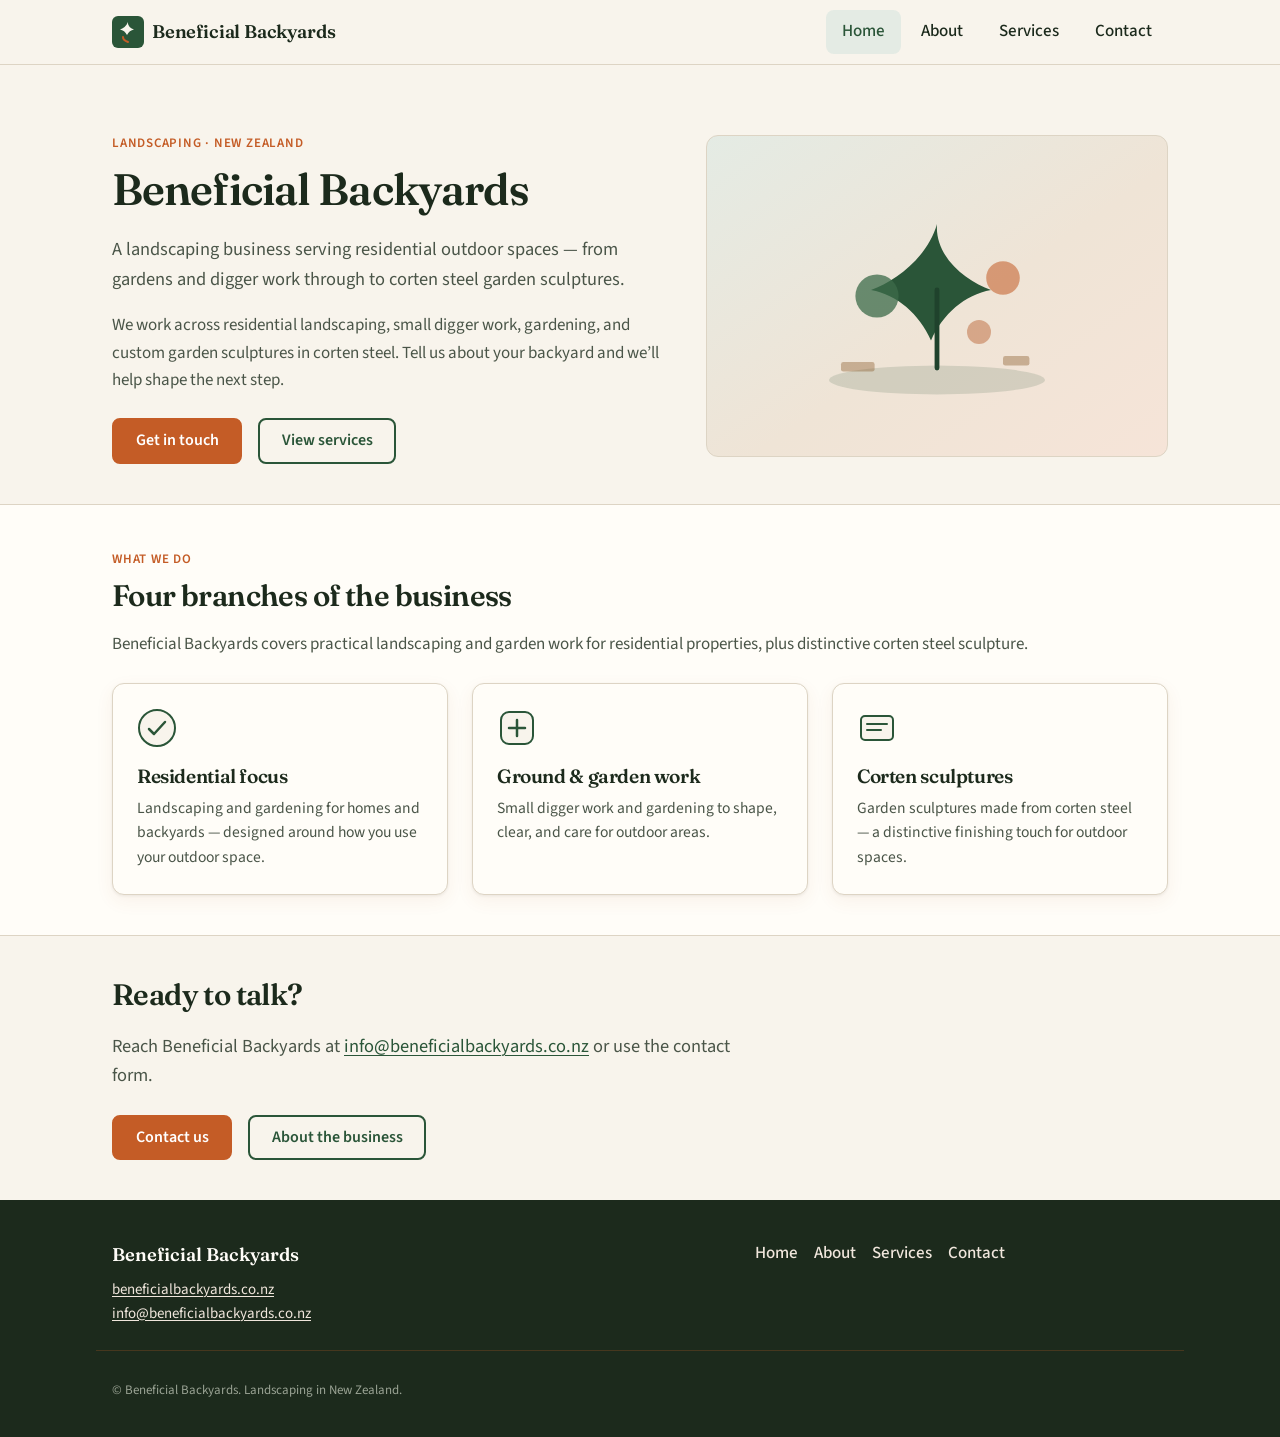
<file: index.html>
<!DOCTYPE html>
<html lang="en-NZ">
<head>
  <meta charset="utf-8">
  <meta name="viewport" content="width=device-width, initial-scale=1">
  <meta name="description" content="Beneficial Backyards — New Zealand landscaping: residential landscaping, small digger work, gardening, and corten steel garden sculptures.">
  <title>Beneficial Backyards | Home</title>
  <link rel="icon" href="favicon.svg" type="image/svg+xml">
  <link rel="preconnect" href="https://fonts.googleapis.com">
  <link rel="preconnect" href="https://fonts.gstatic.com" crossorigin>
  <link href="https://fonts.googleapis.com/css2?family=Fraunces:opsz,wght@9..144,600&family=Source+Sans+3:wght@400;500;600&display=swap" rel="stylesheet">
  <link rel="stylesheet" href="css/styles.css">
</head>
<body>
  <a class="skip-link" href="#main">Skip to content</a>

  <header class="site-header">
    <div class="header-inner">
      <a class="logo" href="index.html">
        <svg class="logo-mark" viewBox="0 0 32 32" aria-hidden="true" focusable="false">
          <rect width="32" height="32" rx="6" fill="#2a5538"/>
          <path fill="#f8f4ec" d="M16 6c-1.5 4-5 6.5-8 7.5 3 .5 5.5 2.5 7 5.5 1.5-3 4-5 7-5.5C19 12.5 15.5 10 16 6z"/>
          <path fill="#c45c26" d="M16 19v7"/>
          <path fill="none" stroke="#c45c26" stroke-width="2" stroke-linecap="round" d="M16 26c-3-1-5-3-5-5"/>
        </svg>
        Beneficial Backyards
      </a>
      <button class="nav-toggle" type="button" aria-expanded="false" aria-controls="site-nav" aria-label="Open menu">
        <span class="nav-toggle-icon" aria-hidden="true"></span>
      </button>
      <nav class="site-nav" id="site-nav" aria-label="Primary">
        <ul>
          <li><a href="index.html" aria-current="page">Home</a></li>
          <li><a href="about.html">About</a></li>
          <li><a href="services.html">Services</a></li>
          <li><a href="contact.html">Contact</a></li>
        </ul>
      </nav>
    </div>
  </header>

  <main id="main">
    <section class="hero">
      <div class="container hero-grid">
        <div>
          <p class="section-label">Landscaping · New Zealand</p>
          <h1>Beneficial Backyards</h1>
          <p class="lead">
            A landscaping business serving residential outdoor spaces — from gardens and digger work through to corten steel garden sculptures.
          </p>
          <p class="text-muted" style="margin-top: 1rem; max-width: 40rem;">
            We work across residential landscaping, small digger work, gardening, and custom garden sculptures in corten steel. Tell us about your backyard and we’ll help shape the next step.
          </p>
          <div class="btn-row">
            <a class="btn btn-primary" href="contact.html">Get in touch</a>
            <a class="btn btn-secondary" href="services.html">View services</a>
          </div>
        </div>
        <div class="hero-visual" aria-hidden="true">
          <svg viewBox="0 0 240 200" xmlns="http://www.w3.org/2000/svg" role="presentation">
            <ellipse cx="120" cy="170" rx="90" ry="12" fill="#2a5538" opacity="0.15"/>
            <path d="M120 40c-8 28-35 48-55 55 22 4 40 20 50 42 10-22 28-38 50-42-20-7-47-27-45-55z" fill="#2a5538"/>
            <path d="M120 95v65" stroke="#1f422c" stroke-width="4" stroke-linecap="round"/>
            <circle cx="70" cy="100" r="18" fill="#3d6b4a" opacity="0.75"/>
            <circle cx="175" cy="85" r="14" fill="#c45c26" opacity="0.55"/>
            <circle cx="155" cy="130" r="10" fill="#b65c2a" opacity="0.45"/>
            <rect x="40" y="155" width="28" height="8" rx="2" fill="#8a5a2b" opacity="0.4"/>
            <rect x="175" y="150" width="22" height="8" rx="2" fill="#8a5a2b" opacity="0.4"/>
          </svg>
        </div>
      </div>
    </section>

    <section class="section section--alt" aria-labelledby="highlights-heading">
      <div class="container">
        <p class="section-label">What we do</p>
        <h2 id="highlights-heading">Four branches of the business</h2>
        <p class="text-muted">
          Beneficial Backyards covers practical landscaping and garden work for residential properties, plus distinctive corten steel sculpture.
        </p>
        <div class="card-grid card-grid--3">
          <article class="card">
            <svg class="card-icon" viewBox="0 0 40 40" aria-hidden="true" focusable="false">
              <circle cx="20" cy="20" r="18" fill="#f8f4ec" stroke="#2a5538" stroke-width="2"/>
              <path d="M12 21l5 5 11-12" fill="none" stroke="#2a5538" stroke-width="2.5" stroke-linecap="round" stroke-linejoin="round"/>
            </svg>
            <h3>Residential focus</h3>
            <p>Landscaping and gardening for homes and backyards — designed around how you use your outdoor space.</p>
          </article>
          <article class="card">
            <svg class="card-icon" viewBox="0 0 40 40" aria-hidden="true" focusable="false">
              <rect x="4" y="4" width="32" height="32" rx="8" fill="#f8f4ec" stroke="#2a5538" stroke-width="2"/>
              <path d="M20 12v16M12 20h16" stroke="#2a5538" stroke-width="2.5" stroke-linecap="round"/>
            </svg>
            <h3>Ground &amp; garden work</h3>
            <p>Small digger work and gardening to shape, clear, and care for outdoor areas.</p>
          </article>
          <article class="card">
            <svg class="card-icon" viewBox="0 0 40 40" aria-hidden="true" focusable="false">
              <rect x="4" y="8" width="32" height="24" rx="4" fill="#f8f4ec" stroke="#2a5538" stroke-width="2"/>
              <path d="M10 16h20M10 22h14" stroke="#2a5538" stroke-width="2" stroke-linecap="round"/>
            </svg>
            <h3>Corten sculptures</h3>
            <p>Garden sculptures made from corten steel — a distinctive finishing touch for outdoor spaces.</p>
          </article>
        </div>
      </div>
    </section>

    <section class="section" aria-labelledby="cta-heading">
      <div class="container">
        <h2 id="cta-heading">Ready to talk?</h2>
        <p class="lead">
          Reach Beneficial Backyards at
          <a href="mailto:info@beneficialbackyards.co.nz">info@beneficialbackyards.co.nz</a>
          or use the contact form.
        </p>
        <div class="btn-row">
          <a class="btn btn-primary" href="contact.html">Contact us</a>
          <a class="btn btn-secondary" href="about.html">About the business</a>
        </div>
      </div>
    </section>
  </main>

  <footer class="site-footer">
    <div class="footer-inner">
      <div>
        <p class="footer-brand">Beneficial Backyards</p>
        <p class="footer-meta">
          <a href="https://beneficialbackyards.co.nz">beneficialbackyards.co.nz</a><br>
          <a href="mailto:info@beneficialbackyards.co.nz">info@beneficialbackyards.co.nz</a>
        </p>
      </div>
      <nav aria-label="Footer">
        <ul class="footer-nav">
          <li><a href="index.html">Home</a></li>
          <li><a href="about.html">About</a></li>
          <li><a href="services.html">Services</a></li>
          <li><a href="contact.html">Contact</a></li>
        </ul>
      </nav>
    </div>
    <div class="footer-bottom">
      <p>&copy; Beneficial Backyards. Landscaping in New Zealand.</p>
    </div>
  </footer>

  <script src="js/main.js" defer></script>
</body>
</html>
</file>
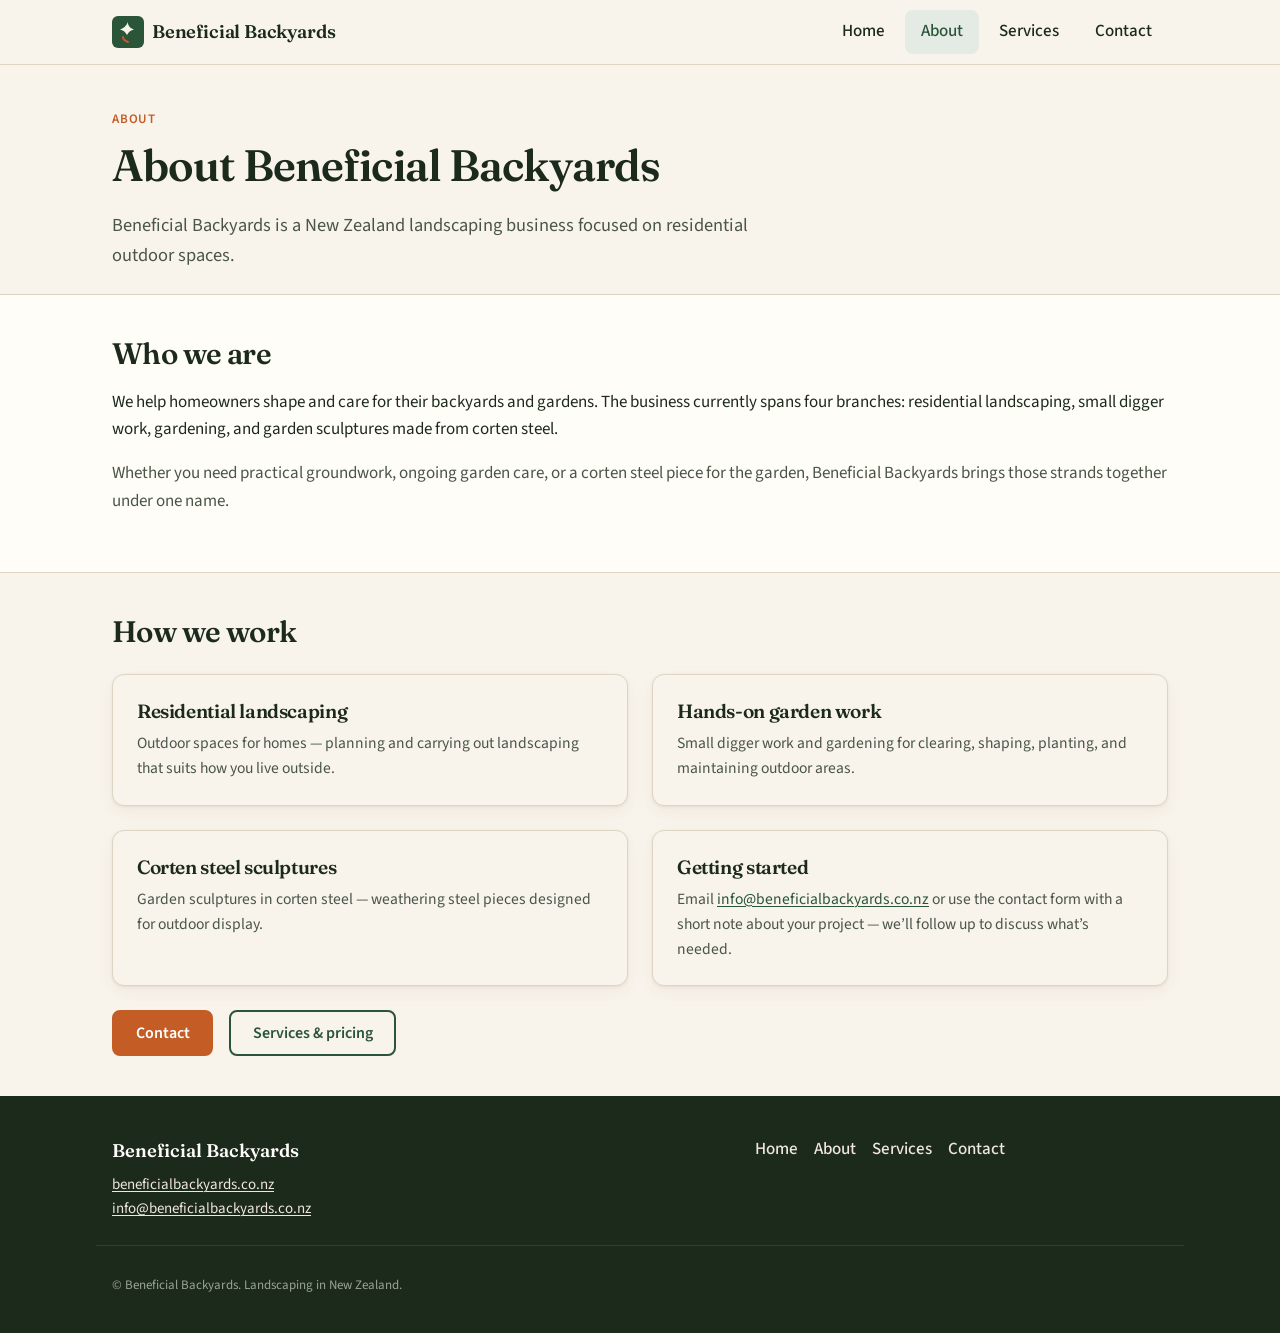
<file: about.html>
<!DOCTYPE html>
<html lang="en-NZ">
<head>
  <meta charset="utf-8">
  <meta name="viewport" content="width=device-width, initial-scale=1">
  <meta name="description" content="About Beneficial Backyards — a New Zealand landscaping business offering residential landscaping, small digger work, gardening, and corten steel garden sculptures.">
  <title>About | Beneficial Backyards</title>
  <link rel="icon" href="favicon.svg" type="image/svg+xml">
  <link rel="preconnect" href="https://fonts.googleapis.com">
  <link rel="preconnect" href="https://fonts.gstatic.com" crossorigin>
  <link href="https://fonts.googleapis.com/css2?family=Fraunces:opsz,wght@9..144,600&family=Source+Sans+3:wght@400;500;600&display=swap" rel="stylesheet">
  <link rel="stylesheet" href="css/styles.css">
</head>
<body>
  <a class="skip-link" href="#main">Skip to content</a>

  <header class="site-header">
    <div class="header-inner">
      <a class="logo" href="index.html">
        <svg class="logo-mark" viewBox="0 0 32 32" aria-hidden="true" focusable="false">
          <rect width="32" height="32" rx="6" fill="#2a5538"/>
          <path fill="#f8f4ec" d="M16 6c-1.5 4-5 6.5-8 7.5 3 .5 5.5 2.5 7 5.5 1.5-3 4-5 7-5.5C19 12.5 15.5 10 16 6z"/>
          <path fill="#c45c26" d="M16 19v7"/>
          <path fill="none" stroke="#c45c26" stroke-width="2" stroke-linecap="round" d="M16 26c-3-1-5-3-5-5"/>
        </svg>
        Beneficial Backyards
      </a>
      <button class="nav-toggle" type="button" aria-expanded="false" aria-controls="site-nav" aria-label="Open menu">
        <span class="nav-toggle-icon" aria-hidden="true"></span>
      </button>
      <nav class="site-nav" id="site-nav" aria-label="Primary">
        <ul>
          <li><a href="index.html">Home</a></li>
          <li><a href="about.html" aria-current="page">About</a></li>
          <li><a href="services.html">Services</a></li>
          <li><a href="contact.html">Contact</a></li>
        </ul>
      </nav>
    </div>
  </header>

  <main id="main">
    <div class="page-intro">
      <div class="container">
        <p class="section-label">About</p>
        <h1>About Beneficial Backyards</h1>
        <p class="lead">
          Beneficial Backyards is a New Zealand landscaping business focused on residential outdoor spaces.
        </p>
      </div>
    </div>

    <section class="section section--alt" aria-labelledby="story-heading">
      <div class="container">
        <h2 id="story-heading">Who we are</h2>
        <p>
          We help homeowners shape and care for their backyards and gardens. The business currently spans four branches:
          residential landscaping, small digger work, gardening, and garden sculptures made from corten steel.
        </p>
        <p class="text-muted">
          Whether you need practical groundwork, ongoing garden care, or a corten steel piece for the garden,
          Beneficial Backyards brings those strands together under one name.
        </p>
      </div>
    </section>

    <section class="section" aria-labelledby="approach-heading">
      <div class="container">
        <h2 id="approach-heading">How we work</h2>
        <div class="card-grid">
          <article class="card card--alt">
            <h3>Residential landscaping</h3>
            <p>
              Outdoor spaces for homes — planning and carrying out landscaping that suits how you live outside.
            </p>
          </article>
          <article class="card card--alt">
            <h3>Hands-on garden work</h3>
            <p>
              Small digger work and gardening for clearing, shaping, planting, and maintaining outdoor areas.
            </p>
          </article>
          <article class="card card--alt">
            <h3>Corten steel sculptures</h3>
            <p>
              Garden sculptures in corten steel — weathering steel pieces designed for outdoor display.
            </p>
          </article>
          <article class="card card--alt">
            <h3>Getting started</h3>
            <p>
              Email
              <a href="mailto:info@beneficialbackyards.co.nz">info@beneficialbackyards.co.nz</a>
              or use the contact form with a short note about your project — we’ll follow up to discuss what’s needed.
            </p>
          </article>
        </div>
        <div class="btn-row">
          <a class="btn btn-primary" href="contact.html">Contact</a>
          <a class="btn btn-secondary" href="services.html">Services &amp; pricing</a>
        </div>
      </div>
    </section>
  </main>

  <footer class="site-footer">
    <div class="footer-inner">
      <div>
        <p class="footer-brand">Beneficial Backyards</p>
        <p class="footer-meta">
          <a href="https://beneficialbackyards.co.nz">beneficialbackyards.co.nz</a><br>
          <a href="mailto:info@beneficialbackyards.co.nz">info@beneficialbackyards.co.nz</a>
        </p>
      </div>
      <nav aria-label="Footer">
        <ul class="footer-nav">
          <li><a href="index.html">Home</a></li>
          <li><a href="about.html">About</a></li>
          <li><a href="services.html">Services</a></li>
          <li><a href="contact.html">Contact</a></li>
        </ul>
      </nav>
    </div>
    <div class="footer-bottom">
      <p>&copy; Beneficial Backyards. Landscaping in New Zealand.</p>
    </div>
  </footer>

  <script src="js/main.js" defer></script>
</body>
</html>
</file>
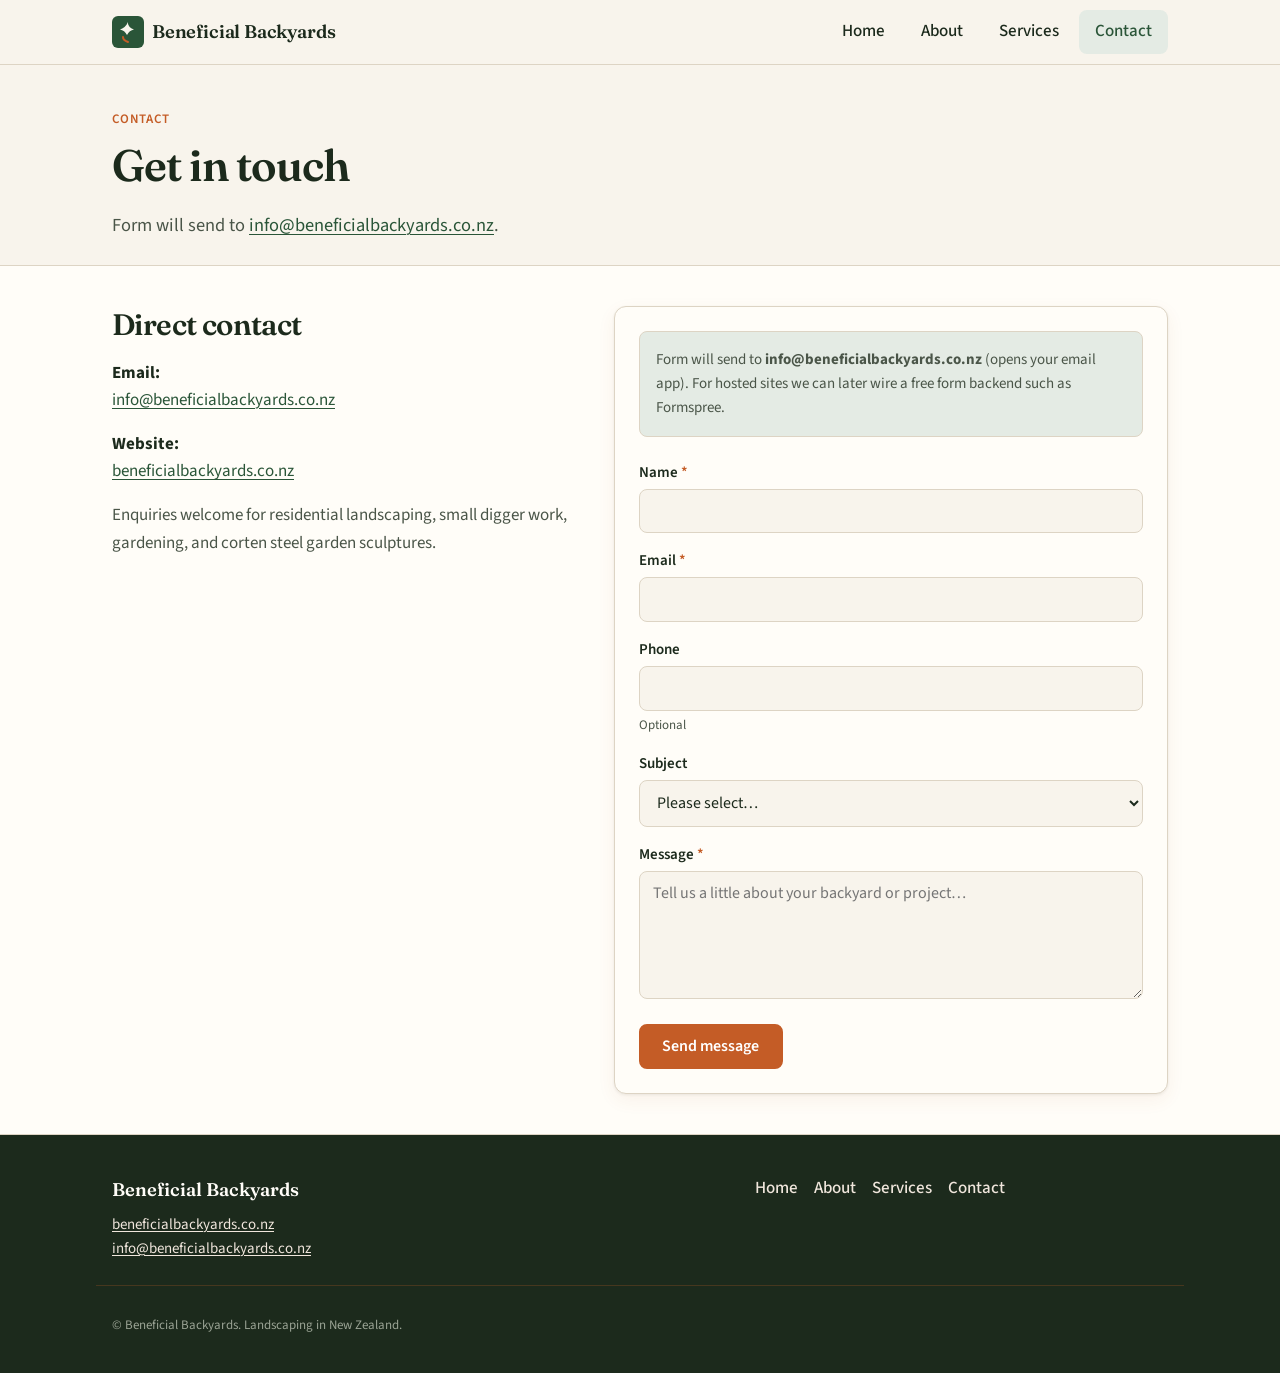
<file: contact.html>
<!DOCTYPE html>
<html lang="en-NZ">
<head>
  <meta charset="utf-8">
  <meta name="viewport" content="width=device-width, initial-scale=1">
  <meta name="description" content="Contact Beneficial Backyards — landscaping, digger work, gardening, and corten steel sculptures. Email info@beneficialbackyards.co.nz.">
  <title>Contact | Beneficial Backyards</title>
  <link rel="icon" href="favicon.svg" type="image/svg+xml">
  <link rel="preconnect" href="https://fonts.googleapis.com">
  <link rel="preconnect" href="https://fonts.gstatic.com" crossorigin>
  <link href="https://fonts.googleapis.com/css2?family=Fraunces:opsz,wght@9..144,600&family=Source+Sans+3:wght@400;500;600&display=swap" rel="stylesheet">
  <link rel="stylesheet" href="css/styles.css">
</head>
<body>
  <a class="skip-link" href="#main">Skip to content</a>

  <header class="site-header">
    <div class="header-inner">
      <a class="logo" href="index.html">
        <svg class="logo-mark" viewBox="0 0 32 32" aria-hidden="true" focusable="false">
          <rect width="32" height="32" rx="6" fill="#2a5538"/>
          <path fill="#f8f4ec" d="M16 6c-1.5 4-5 6.5-8 7.5 3 .5 5.5 2.5 7 5.5 1.5-3 4-5 7-5.5C19 12.5 15.5 10 16 6z"/>
          <path fill="#c45c26" d="M16 19v7"/>
          <path fill="none" stroke="#c45c26" stroke-width="2" stroke-linecap="round" d="M16 26c-3-1-5-3-5-5"/>
        </svg>
        Beneficial Backyards
      </a>
      <button class="nav-toggle" type="button" aria-expanded="false" aria-controls="site-nav" aria-label="Open menu">
        <span class="nav-toggle-icon" aria-hidden="true"></span>
      </button>
      <nav class="site-nav" id="site-nav" aria-label="Primary">
        <ul>
          <li><a href="index.html">Home</a></li>
          <li><a href="about.html">About</a></li>
          <li><a href="services.html">Services</a></li>
          <li><a href="contact.html" aria-current="page">Contact</a></li>
        </ul>
      </nav>
    </div>
  </header>

  <main id="main">
    <div class="page-intro">
      <div class="container">
        <p class="section-label">Contact</p>
        <h1>Get in touch</h1>
        <p class="lead">
          Form will send to
          <a href="mailto:info@beneficialbackyards.co.nz">info@beneficialbackyards.co.nz</a>.
        </p>
      </div>
    </div>

    <section class="section section--alt">
      <div class="container contact-layout">
        <aside>
          <h2>Direct contact</h2>
          <p>
            <strong>Email:</strong><br>
            <a href="mailto:info@beneficialbackyards.co.nz">info@beneficialbackyards.co.nz</a>
          </p>
          <p>
            <strong>Website:</strong><br>
            <a href="https://beneficialbackyards.co.nz">beneficialbackyards.co.nz</a>
          </p>
          <p class="text-muted">
            Enquiries welcome for residential landscaping, small digger work, gardening, and corten steel garden sculptures.
          </p>
        </aside>

        <!--
          v1: mailto for static hosting.
          Later: swap action to a free form backend (e.g. Formspree) —
          action="https://formspree.io/f/YOUR_FORM_ID" method="POST"
          and keep name attributes as-is.
        -->
        <form
          class="contact-form"
          action="mailto:info@beneficialbackyards.co.nz"
          method="post"
          enctype="text/plain"
          name="contact"
        >
          <div class="form-notice" role="status">
            Form will send to <strong>info@beneficialbackyards.co.nz</strong>
            (opens your email app). For hosted sites we can later wire a free form backend such as Formspree.
          </div>

          <div class="form-group">
            <label for="name">Name <span class="required" aria-hidden="true">*</span></label>
            <input id="name" name="name" type="text" autocomplete="name" required>
          </div>

          <div class="form-group">
            <label for="email">Email <span class="required" aria-hidden="true">*</span></label>
            <input id="email" name="email" type="email" autocomplete="email" required>
          </div>

          <div class="form-group">
            <label for="phone">Phone</label>
            <input id="phone" name="phone" type="tel" autocomplete="tel">
            <span class="hint">Optional</span>
          </div>

          <div class="form-group">
            <label for="subject">Subject</label>
            <select id="subject" name="subject">
              <option value="">Please select…</option>
              <option value="landscaping">Residential landscaping</option>
              <option value="digger">Small digger work</option>
              <option value="gardening">Gardening</option>
              <option value="sculptures">Corten steel garden sculptures</option>
              <option value="quote">Quote request</option>
              <option value="other">Other</option>
            </select>
          </div>

          <div class="form-group">
            <label for="message">Message <span class="required" aria-hidden="true">*</span></label>
            <textarea id="message" name="message" required placeholder="Tell us a little about your backyard or project…"></textarea>
          </div>

          <button class="btn btn-primary" type="submit">Send message</button>
        </form>
      </div>
    </section>
  </main>

  <footer class="site-footer">
    <div class="footer-inner">
      <div>
        <p class="footer-brand">Beneficial Backyards</p>
        <p class="footer-meta">
          <a href="https://beneficialbackyards.co.nz">beneficialbackyards.co.nz</a><br>
          <a href="mailto:info@beneficialbackyards.co.nz">info@beneficialbackyards.co.nz</a>
        </p>
      </div>
      <nav aria-label="Footer">
        <ul class="footer-nav">
          <li><a href="index.html">Home</a></li>
          <li><a href="about.html">About</a></li>
          <li><a href="services.html">Services</a></li>
          <li><a href="contact.html">Contact</a></li>
        </ul>
      </nav>
    </div>
    <div class="footer-bottom">
      <p>&copy; Beneficial Backyards. Landscaping in New Zealand.</p>
    </div>
  </footer>

  <script src="js/main.js" defer></script>
</body>
</html>
</file>
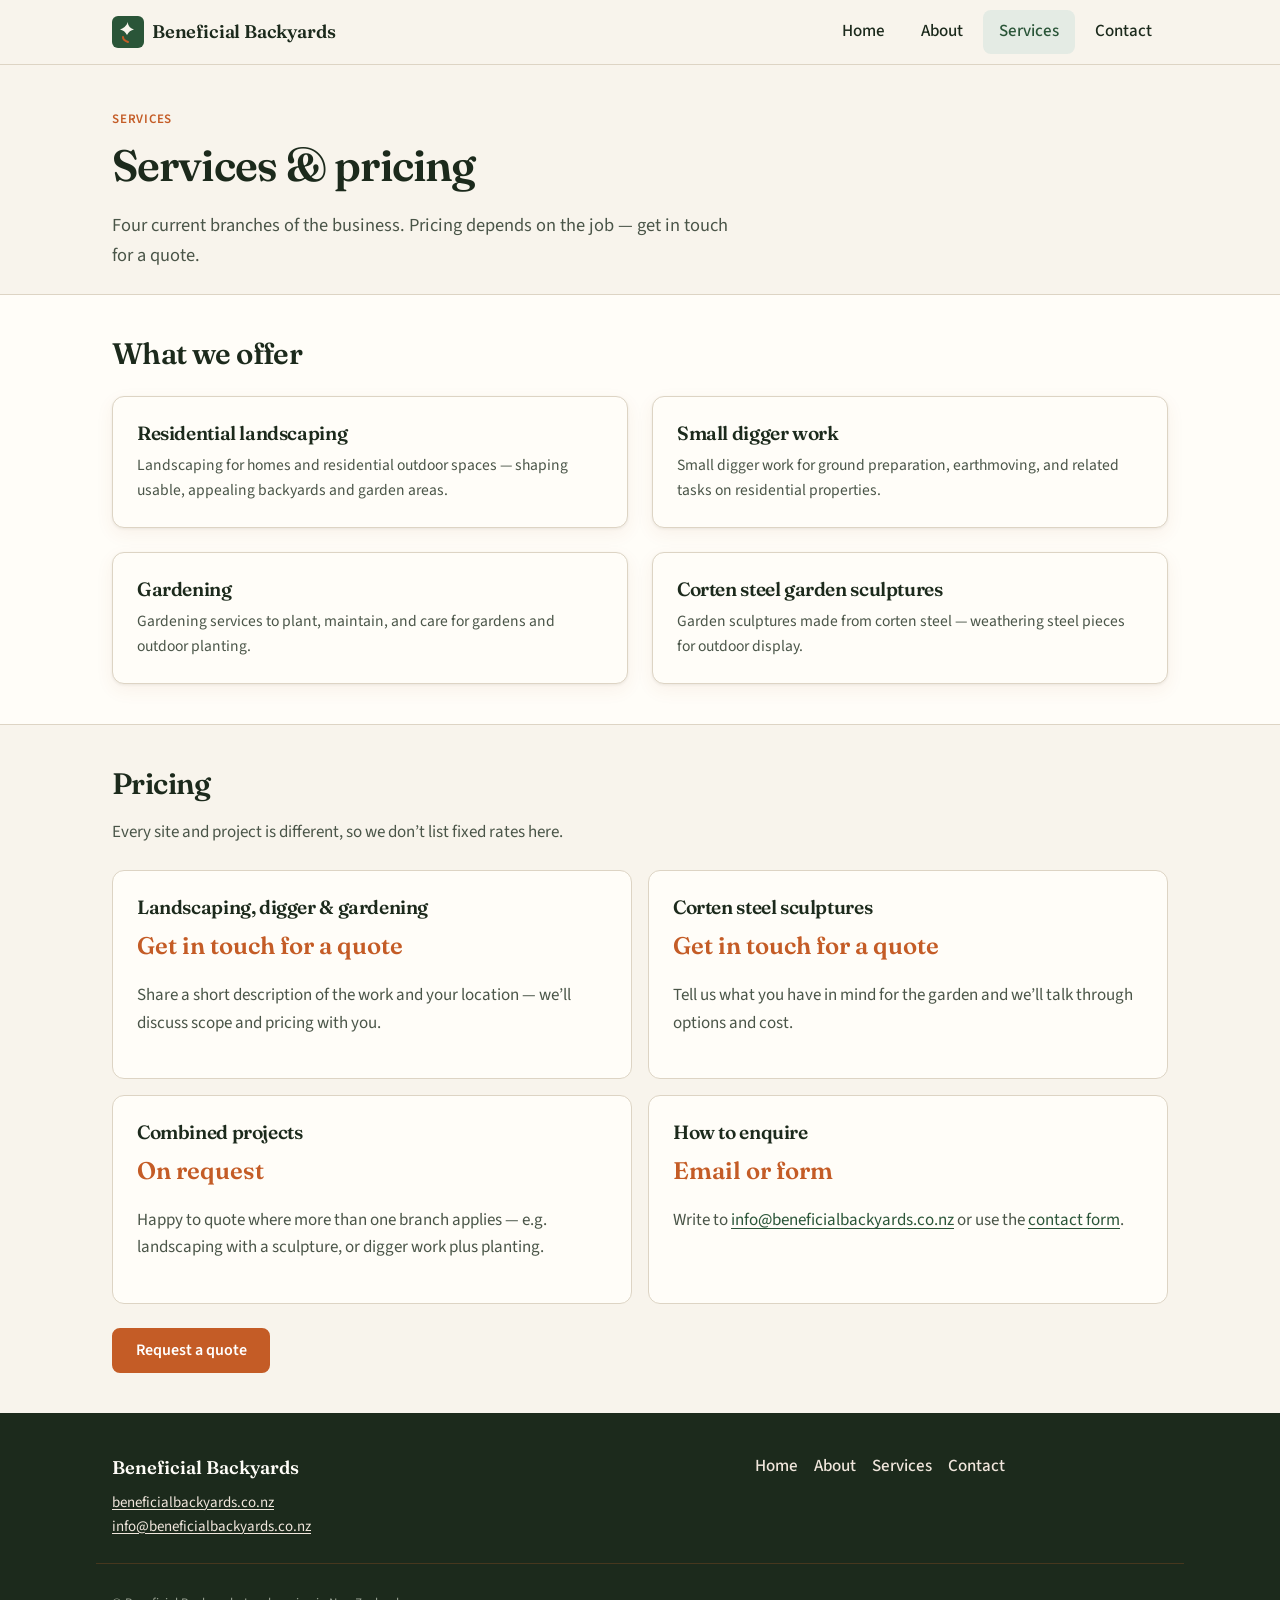
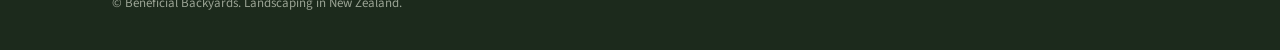
<file: services.html>
<!DOCTYPE html>
<html lang="en-NZ">
<head>
  <meta charset="utf-8">
  <meta name="viewport" content="width=device-width, initial-scale=1">
  <meta name="description" content="Beneficial Backyards services: residential landscaping, small digger work, gardening, and corten steel garden sculptures. Get in touch for a quote.">
  <title>Services &amp; Pricing | Beneficial Backyards</title>
  <link rel="icon" href="favicon.svg" type="image/svg+xml">
  <link rel="preconnect" href="https://fonts.googleapis.com">
  <link rel="preconnect" href="https://fonts.gstatic.com" crossorigin>
  <link href="https://fonts.googleapis.com/css2?family=Fraunces:opsz,wght@9..144,600&family=Source+Sans+3:wght@400;500;600&display=swap" rel="stylesheet">
  <link rel="stylesheet" href="css/styles.css">
</head>
<body>
  <a class="skip-link" href="#main">Skip to content</a>

  <header class="site-header">
    <div class="header-inner">
      <a class="logo" href="index.html">
        <svg class="logo-mark" viewBox="0 0 32 32" aria-hidden="true" focusable="false">
          <rect width="32" height="32" rx="6" fill="#2a5538"/>
          <path fill="#f8f4ec" d="M16 6c-1.5 4-5 6.5-8 7.5 3 .5 5.5 2.5 7 5.5 1.5-3 4-5 7-5.5C19 12.5 15.5 10 16 6z"/>
          <path fill="#c45c26" d="M16 19v7"/>
          <path fill="none" stroke="#c45c26" stroke-width="2" stroke-linecap="round" d="M16 26c-3-1-5-3-5-5"/>
        </svg>
        Beneficial Backyards
      </a>
      <button class="nav-toggle" type="button" aria-expanded="false" aria-controls="site-nav" aria-label="Open menu">
        <span class="nav-toggle-icon" aria-hidden="true"></span>
      </button>
      <nav class="site-nav" id="site-nav" aria-label="Primary">
        <ul>
          <li><a href="index.html">Home</a></li>
          <li><a href="about.html">About</a></li>
          <li><a href="services.html" aria-current="page">Services</a></li>
          <li><a href="contact.html">Contact</a></li>
        </ul>
      </nav>
    </div>
  </header>

  <main id="main">
    <div class="page-intro">
      <div class="container">
        <p class="section-label">Services</p>
        <h1>Services &amp; pricing</h1>
        <p class="lead">
          Four current branches of the business. Pricing depends on the job — get in touch for a quote.
        </p>
      </div>
    </div>

    <section class="section section--alt" aria-labelledby="services-heading">
      <div class="container">
        <h2 id="services-heading">What we offer</h2>
        <div class="card-grid">
          <article class="card">
            <h3>Residential landscaping</h3>
            <p>
              Landscaping for homes and residential outdoor spaces — shaping usable, appealing backyards and garden areas.
            </p>
          </article>
          <article class="card">
            <h3>Small digger work</h3>
            <p>
              Small digger work for ground preparation, earthmoving, and related tasks on residential properties.
            </p>
          </article>
          <article class="card">
            <h3>Gardening</h3>
            <p>
              Gardening services to plant, maintain, and care for gardens and outdoor planting.
            </p>
          </article>
          <article class="card">
            <h3>Corten steel garden sculptures</h3>
            <p>
              Garden sculptures made from corten steel — weathering steel pieces for outdoor display.
            </p>
          </article>
        </div>
      </div>
    </section>

    <section class="section" aria-labelledby="pricing-heading">
      <div class="container">
        <h2 id="pricing-heading">Pricing</h2>
        <p class="text-muted">
          Every site and project is different, so we don’t list fixed rates here.
        </p>
        <ul class="pricing-list">
          <li class="pricing-item">
            <h3>Landscaping, digger &amp; gardening</h3>
            <p class="pricing-amount">Get in touch for a quote</p>
            <p class="text-muted">
              Share a short description of the work and your location — we’ll discuss scope and pricing with you.
            </p>
          </li>
          <li class="pricing-item">
            <h3>Corten steel sculptures</h3>
            <p class="pricing-amount">Get in touch for a quote</p>
            <p class="text-muted">
              Tell us what you have in mind for the garden and we’ll talk through options and cost.
            </p>
          </li>
          <li class="pricing-item">
            <h3>Combined projects</h3>
            <p class="pricing-amount">On request</p>
            <p class="text-muted">
              Happy to quote where more than one branch applies — e.g. landscaping with a sculpture, or digger work plus planting.
            </p>
          </li>
          <li class="pricing-item">
            <h3>How to enquire</h3>
            <p class="pricing-amount">Email or form</p>
            <p class="text-muted">
              Write to
              <a href="mailto:info@beneficialbackyards.co.nz">info@beneficialbackyards.co.nz</a>
              or use the <a href="contact.html">contact form</a>.
            </p>
          </li>
        </ul>
        <div class="btn-row">
          <a class="btn btn-primary" href="contact.html">Request a quote</a>
        </div>
      </div>
    </section>
  </main>

  <footer class="site-footer">
    <div class="footer-inner">
      <div>
        <p class="footer-brand">Beneficial Backyards</p>
        <p class="footer-meta">
          <a href="https://beneficialbackyards.co.nz">beneficialbackyards.co.nz</a><br>
          <a href="mailto:info@beneficialbackyards.co.nz">info@beneficialbackyards.co.nz</a>
        </p>
      </div>
      <nav aria-label="Footer">
        <ul class="footer-nav">
          <li><a href="index.html">Home</a></li>
          <li><a href="about.html">About</a></li>
          <li><a href="services.html">Services</a></li>
          <li><a href="contact.html">Contact</a></li>
        </ul>
      </nav>
    </div>
    <div class="footer-bottom">
      <p>&copy; Beneficial Backyards. Landscaping in New Zealand.</p>
    </div>
  </footer>

  <script src="js/main.js" defer></script>
</body>
</html>
</file>
<file: css/styles.css>
/* Beneficial Backyards — shared styles
   Mobile-first, system + Google Fonts, no frameworks */

:root {
  /* Deep garden green (primary) + corten rust (accent) on warm cream */
  --color-bg: #f8f4ec;
  --color-surface: #fffdf8;
  --color-ink: #1c2a1c;
  --color-ink-muted: #4a5548;
  --color-green: #2a5538;
  --color-green-hover: #1f422c;
  --color-green-soft: #e4ebe4;
  --color-corten: #c45c26;
  --color-corten-hover: #a34c1f;
  --color-corten-soft: #f6e4d8;
  /* accent = corten for buttons/highlights; green kept for brand text/links */
  --color-accent: var(--color-corten);
  --color-accent-hover: var(--color-corten-hover);
  --color-accent-soft: var(--color-corten-soft);
  --color-brand: var(--color-green);
  --color-brand-hover: var(--color-green-hover);
  --color-border: #ddd4c4;
  --color-focus: #2a5538;
  --font-sans: "Source Sans 3", "Segoe UI", system-ui, -apple-system, sans-serif;
  --font-display: "Fraunces", Georgia, "Times New Roman", serif;
  --space-xs: 0.25rem;
  --space-sm: 0.5rem;
  --space-md: 1rem;
  --space-lg: 1.5rem;
  --space-xl: 2.5rem;
  --space-2xl: 4rem;
  --radius: 0.5rem;
  --radius-lg: 0.75rem;
  --shadow: 0 1px 3px rgba(28, 42, 28, 0.07), 0 6px 18px rgba(166, 84, 38, 0.07);
  --max-width: 68rem;
  --header-h: 4rem;
  --transition: 0.2s ease;
}

*,
*::before,
*::after {
  box-sizing: border-box;
}

html {
  scroll-behavior: smooth;
}

body {
  margin: 0;
  font-family: var(--font-sans);
  font-size: 1.0625rem;
  line-height: 1.6;
  color: var(--color-ink);
  background: var(--color-bg);
  min-height: 100vh;
  display: flex;
  flex-direction: column;
}

img,
svg {
  max-width: 100%;
  height: auto;
  display: block;
}

a {
  color: var(--color-brand);
  text-decoration-thickness: 1px;
  text-underline-offset: 0.15em;
  transition: color var(--transition);
}

a:hover {
  color: var(--color-corten);
}

a:focus-visible,
button:focus-visible,
input:focus-visible,
textarea:focus-visible,
select:focus-visible {
  outline: 3px solid var(--color-focus);
  outline-offset: 2px;
}

.skip-link {
  position: absolute;
  top: -100%;
  left: var(--space-md);
  z-index: 1000;
  padding: var(--space-sm) var(--space-md);
  background: var(--color-corten);
  color: #fff;
  border-radius: var(--radius);
  text-decoration: none;
  font-weight: 600;
}

.skip-link:focus {
  top: var(--space-md);
}

/* Header */
.site-header {
  position: sticky;
  top: 0;
  z-index: 100;
  background: rgba(248, 244, 236, 0.94);
  backdrop-filter: blur(8px);
  border-bottom: 1px solid var(--color-border);
}

.header-inner {
  max-width: var(--max-width);
  margin: 0 auto;
  padding: 0 var(--space-md);
  height: var(--header-h);
  display: flex;
  align-items: center;
  justify-content: space-between;
  gap: var(--space-md);
}

.logo {
  display: flex;
  align-items: center;
  gap: var(--space-sm);
  text-decoration: none;
  color: var(--color-ink);
  font-family: var(--font-display);
  font-weight: 600;
  font-size: 1.15rem;
  letter-spacing: -0.01em;
}

.logo:hover {
  color: var(--color-corten);
}

.logo-mark {
  width: 2rem;
  height: 2rem;
  flex-shrink: 0;
}

.nav-toggle {
  display: flex;
  align-items: center;
  justify-content: center;
  width: 2.75rem;
  height: 2.75rem;
  padding: 0;
  border: 1px solid var(--color-border);
  border-radius: var(--radius);
  background: var(--color-surface);
  cursor: pointer;
  color: var(--color-ink);
}

.nav-toggle[aria-expanded="true"] {
  background: var(--color-green-soft);
  border-color: var(--color-green);
}

.nav-toggle-icon {
  display: block;
  width: 1.25rem;
  height: 2px;
  background: currentColor;
  position: relative;
}

.nav-toggle-icon::before,
.nav-toggle-icon::after {
  content: "";
  position: absolute;
  left: 0;
  width: 100%;
  height: 2px;
  background: currentColor;
}

.nav-toggle-icon::before {
  top: -6px;
}

.nav-toggle-icon::after {
  top: 6px;
}

.site-nav {
  position: absolute;
  top: var(--header-h);
  left: 0;
  right: 0;
  background: var(--color-surface);
  border-bottom: 1px solid var(--color-border);
  padding: var(--space-md);
  display: none;
}

.site-nav.is-open {
  display: block;
}

.site-nav ul {
  list-style: none;
  margin: 0;
  padding: 0;
  display: flex;
  flex-direction: column;
  gap: var(--space-xs);
}

.site-nav a {
  display: block;
  padding: var(--space-sm) var(--space-md);
  text-decoration: none;
  color: var(--color-ink);
  font-weight: 500;
  border-radius: var(--radius);
}

.site-nav a:hover,
.site-nav a[aria-current="page"] {
  background: var(--color-green-soft);
  color: var(--color-green);
}

@media (min-width: 48rem) {
  .nav-toggle {
    display: none;
  }

  .site-nav {
    position: static;
    display: block;
    background: transparent;
    border: none;
    padding: 0;
  }

  .site-nav ul {
    flex-direction: row;
    gap: var(--space-xs);
  }

  .site-nav a {
    padding: var(--space-sm) var(--space-md);
  }
}

/* Main layout */
main {
  flex: 1;
}

.container {
  max-width: var(--max-width);
  margin: 0 auto;
  padding: 0 var(--space-md);
}

.section {
  padding: var(--space-xl) 0;
}

.section--alt {
  background: var(--color-surface);
  border-top: 1px solid var(--color-border);
  border-bottom: 1px solid var(--color-border);
}

.section-label {
  display: inline-block;
  font-size: 0.8125rem;
  font-weight: 600;
  letter-spacing: 0.06em;
  text-transform: uppercase;
  color: var(--color-corten);
  margin: 0 0 var(--space-sm);
}

h1,
h2,
h3 {
  font-family: var(--font-display);
  font-weight: 600;
  line-height: 1.25;
  letter-spacing: -0.02em;
  color: var(--color-ink);
  margin: 0 0 var(--space-md);
}

h1 {
  font-size: clamp(1.85rem, 4vw, 2.75rem);
}

h2 {
  font-size: clamp(1.4rem, 3vw, 1.85rem);
}

h3 {
  font-size: 1.2rem;
}

.lead {
  font-size: 1.15rem;
  color: var(--color-ink-muted);
  max-width: 40rem;
}

.placeholder-note {
  display: inline-block;
  margin-top: var(--space-sm);
  padding: 0.15em 0.5em;
  font-size: 0.8125rem;
  font-weight: 600;
  font-family: var(--font-sans);
  letter-spacing: 0;
  text-transform: none;
  background: #fef3c7;
  color: #78350f;
  border-radius: 0.25rem;
  border: 1px solid #fcd34d;
}

.placeholder-block {
  background: var(--color-accent-soft);
  border: 1px dashed var(--color-accent);
  border-radius: var(--radius-lg);
  padding: var(--space-lg);
  color: var(--color-ink-muted);
}

.placeholder-block p:last-child {
  margin-bottom: 0;
}

/* Hero */
.hero {
  padding: var(--space-2xl) 0 var(--space-xl);
}

.hero-grid {
  display: grid;
  gap: var(--space-xl);
  align-items: center;
}

@media (min-width: 48rem) {
  .hero-grid {
    grid-template-columns: 1.2fr 1fr;
  }
}

.hero-visual {
  background: linear-gradient(145deg, var(--color-green-soft) 0%, #efe4d6 55%, var(--color-corten-soft) 100%);
  border-radius: var(--radius-lg);
  padding: var(--space-xl);
  display: flex;
  align-items: center;
  justify-content: center;
  min-height: 14rem;
  border: 1px solid var(--color-border);
}

.hero-visual svg {
  width: 100%;
  max-width: 18rem;
}

/* Cards / grid */
.card-grid {
  display: grid;
  gap: var(--space-lg);
  margin-top: var(--space-lg);
}

@media (min-width: 40rem) {
  .card-grid {
    grid-template-columns: repeat(2, 1fr);
  }
}

@media (min-width: 60rem) {
  .card-grid--3 {
    grid-template-columns: repeat(3, 1fr);
  }
}

.card {
  background: var(--color-surface);
  border: 1px solid var(--color-border);
  border-radius: var(--radius-lg);
  padding: var(--space-lg);
  box-shadow: var(--shadow);
}

.card--alt {
  background: var(--color-bg);
}

.card-icon {
  width: 2.5rem;
  height: 2.5rem;
  margin-bottom: var(--space-md);
  color: var(--color-green);
}

.card h3 {
  margin-bottom: var(--space-sm);
}

.card p {
  margin: 0;
  color: var(--color-ink-muted);
  font-size: 0.975rem;
}

/* Buttons */
.btn {
  display: inline-flex;
  align-items: center;
  justify-content: center;
  gap: var(--space-sm);
  padding: 0.7rem 1.35rem;
  font-family: inherit;
  font-size: 1rem;
  font-weight: 600;
  line-height: 1.2;
  text-decoration: none;
  border-radius: var(--radius);
  border: 2px solid transparent;
  cursor: pointer;
  transition: background var(--transition), color var(--transition), border-color var(--transition);
}

.btn-primary {
  background: var(--color-accent);
  color: #fff;
  border-color: var(--color-accent);
}

.btn-primary:hover {
  background: var(--color-accent-hover);
  border-color: var(--color-accent-hover);
  color: #fff;
}

.btn-secondary {
  background: transparent;
  color: var(--color-green);
  border-color: var(--color-green);
}

.btn-secondary:hover {
  background: var(--color-green-soft);
  color: var(--color-green-hover);
}

.btn-row {
  display: flex;
  flex-wrap: wrap;
  gap: var(--space-md);
  margin-top: var(--space-lg);
}

/* Pricing table placeholder */
.pricing-list {
  list-style: none;
  margin: var(--space-lg) 0 0;
  padding: 0;
  display: grid;
  gap: var(--space-md);
}

@media (min-width: 40rem) {
  .pricing-list {
    grid-template-columns: repeat(2, 1fr);
  }
}

.pricing-item {
  background: var(--color-surface);
  border: 1px solid var(--color-border);
  border-radius: var(--radius-lg);
  padding: var(--space-lg);
}

.pricing-item h3 {
  margin-bottom: var(--space-xs);
}

.pricing-amount {
  font-family: var(--font-display);
  font-size: 1.5rem;
  font-weight: 600;
  color: var(--color-accent);
  margin: var(--space-sm) 0;
}

/* Contact form */
.contact-layout {
  display: grid;
  gap: var(--space-xl);
}

@media (min-width: 48rem) {
  .contact-layout {
    grid-template-columns: 1fr 1.2fr;
    align-items: start;
  }
}

.contact-form {
  background: var(--color-surface);
  border: 1px solid var(--color-border);
  border-radius: var(--radius-lg);
  padding: var(--space-lg);
  box-shadow: var(--shadow);
}

.form-notice {
  background: var(--color-green-soft);
  border: 1px solid var(--color-border);
  border-radius: var(--radius);
  padding: var(--space-md);
  margin-bottom: var(--space-lg);
  font-size: 0.9375rem;
  color: var(--color-ink-muted);
}

.form-group {
  margin-bottom: var(--space-md);
}

.form-group label {
  display: block;
  font-weight: 600;
  font-size: 0.9375rem;
  margin-bottom: var(--space-xs);
}

.form-group .hint {
  display: block;
  font-size: 0.8125rem;
  font-weight: 400;
  color: var(--color-ink-muted);
  margin-top: var(--space-xs);
}

.form-group input,
.form-group textarea,
.form-group select {
  width: 100%;
  padding: 0.65rem 0.85rem;
  font-family: inherit;
  font-size: 1rem;
  color: var(--color-ink);
  background: var(--color-bg);
  border: 1px solid var(--color-border);
  border-radius: var(--radius);
  transition: border-color var(--transition);
}

.form-group input:hover,
.form-group textarea:hover,
.form-group select:hover {
  border-color: #c4b5a0;
}

.form-group textarea {
  min-height: 8rem;
  resize: vertical;
}

.required {
  color: var(--color-corten);
}

/* Footer */
.site-footer {
  background: #1c2a1c;
  color: #c9d0c6;
  padding: var(--space-xl) 0 var(--space-lg);
  margin-top: auto;
}

.site-footer a {
  color: #f0e6dc;
}

.site-footer a:hover {
  color: #e8a078;
}

.footer-inner {
  max-width: var(--max-width);
  margin: 0 auto;
  padding: 0 var(--space-md);
  display: grid;
  gap: var(--space-lg);
}

@media (min-width: 40rem) {
  .footer-inner {
    grid-template-columns: 1.5fr 1fr;
  }
}

.footer-brand {
  font-family: var(--font-display);
  font-size: 1.15rem;
  font-weight: 600;
  color: #fffdf8;
  margin: 0 0 var(--space-sm);
}

.footer-meta {
  font-size: 0.9375rem;
  margin: 0;
}

.footer-nav {
  list-style: none;
  margin: 0;
  padding: 0;
  display: flex;
  flex-wrap: wrap;
  gap: var(--space-md);
}

.footer-nav a {
  text-decoration: none;
  font-weight: 500;
}

.footer-bottom {
  max-width: var(--max-width);
  margin: var(--space-lg) auto 0;
  padding: var(--space-md) var(--space-md) 0;
  border-top: 1px solid rgba(196, 92, 38, 0.25);
  font-size: 0.8125rem;
  color: #9aa394;
}

/* Page intro (inner pages) */
.page-intro {
  padding: var(--space-xl) 0 var(--space-lg);
}

.page-intro .lead {
  margin-bottom: 0;
}

/* Utility */
.sr-only {
  position: absolute;
  width: 1px;
  height: 1px;
  padding: 0;
  margin: -1px;
  overflow: hidden;
  clip: rect(0, 0, 0, 0);
  white-space: nowrap;
  border: 0;
}

.text-muted {
  color: var(--color-ink-muted);
}
</file>
